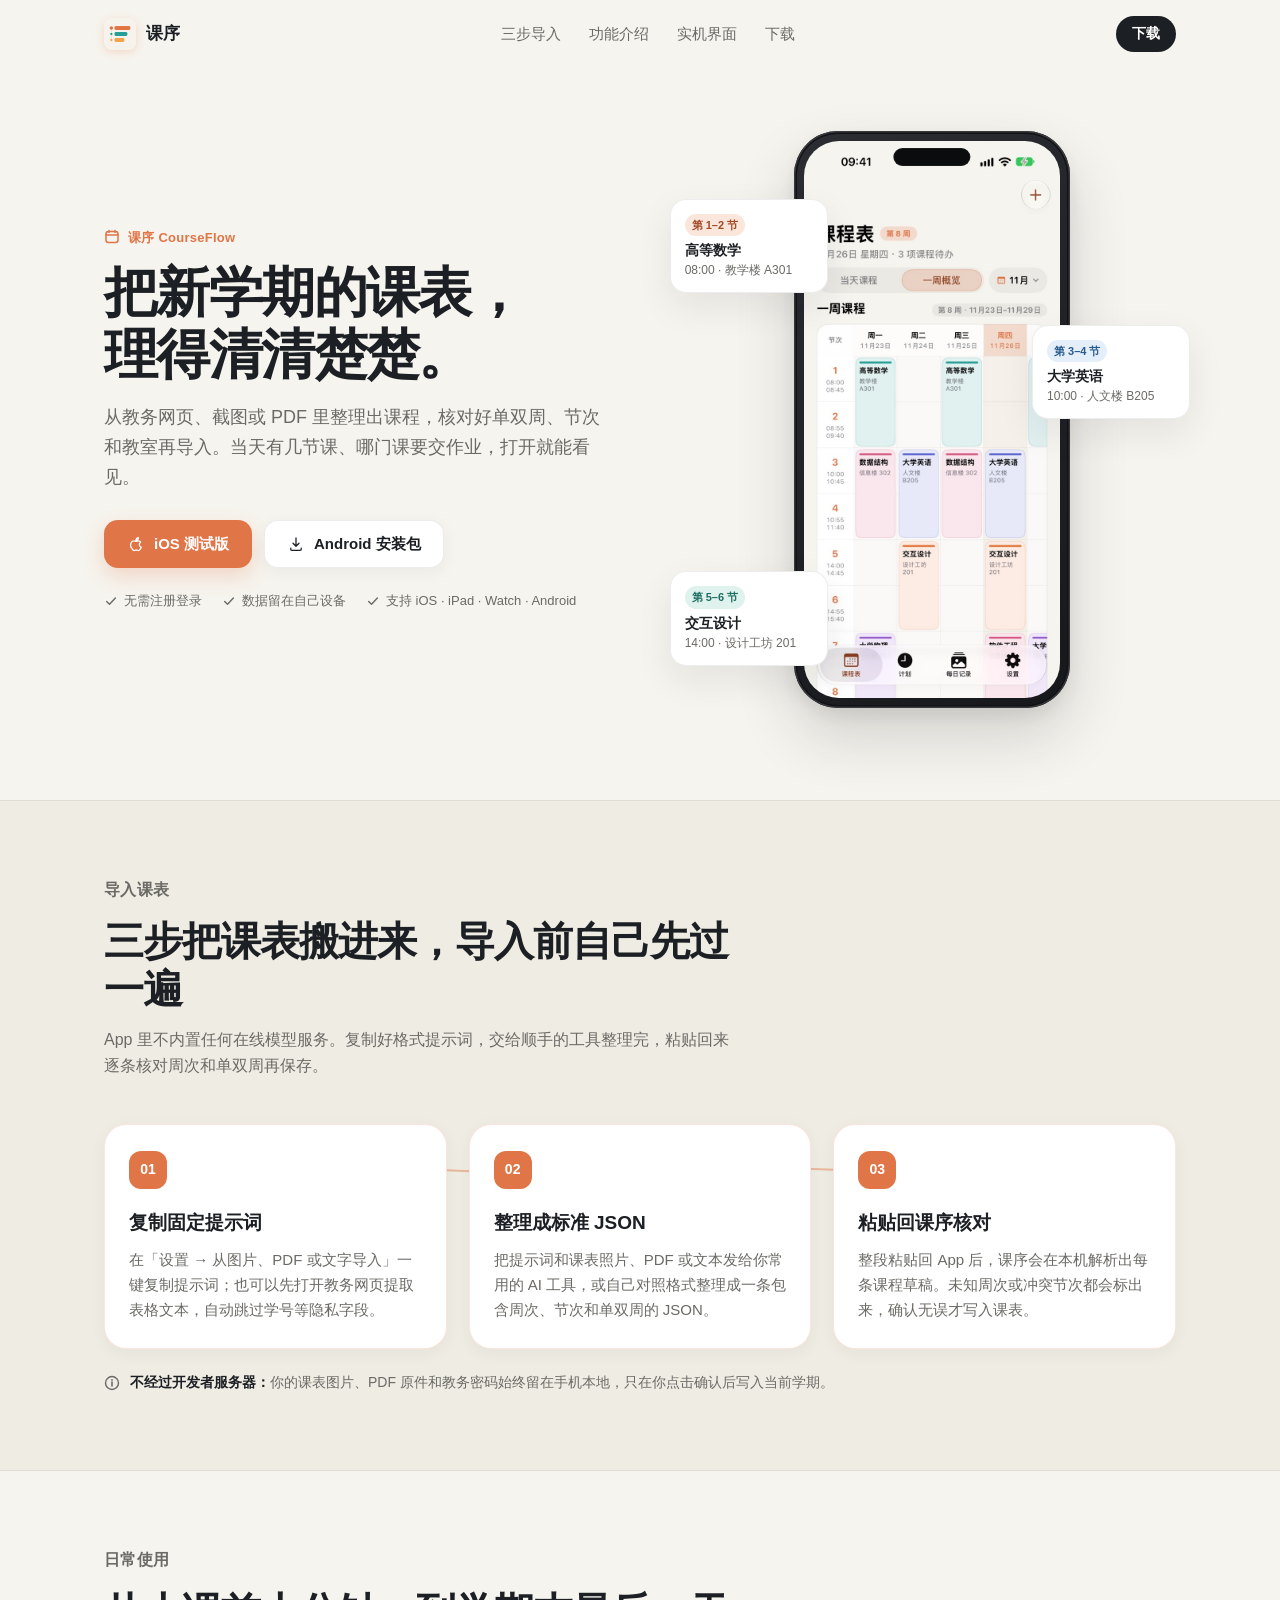
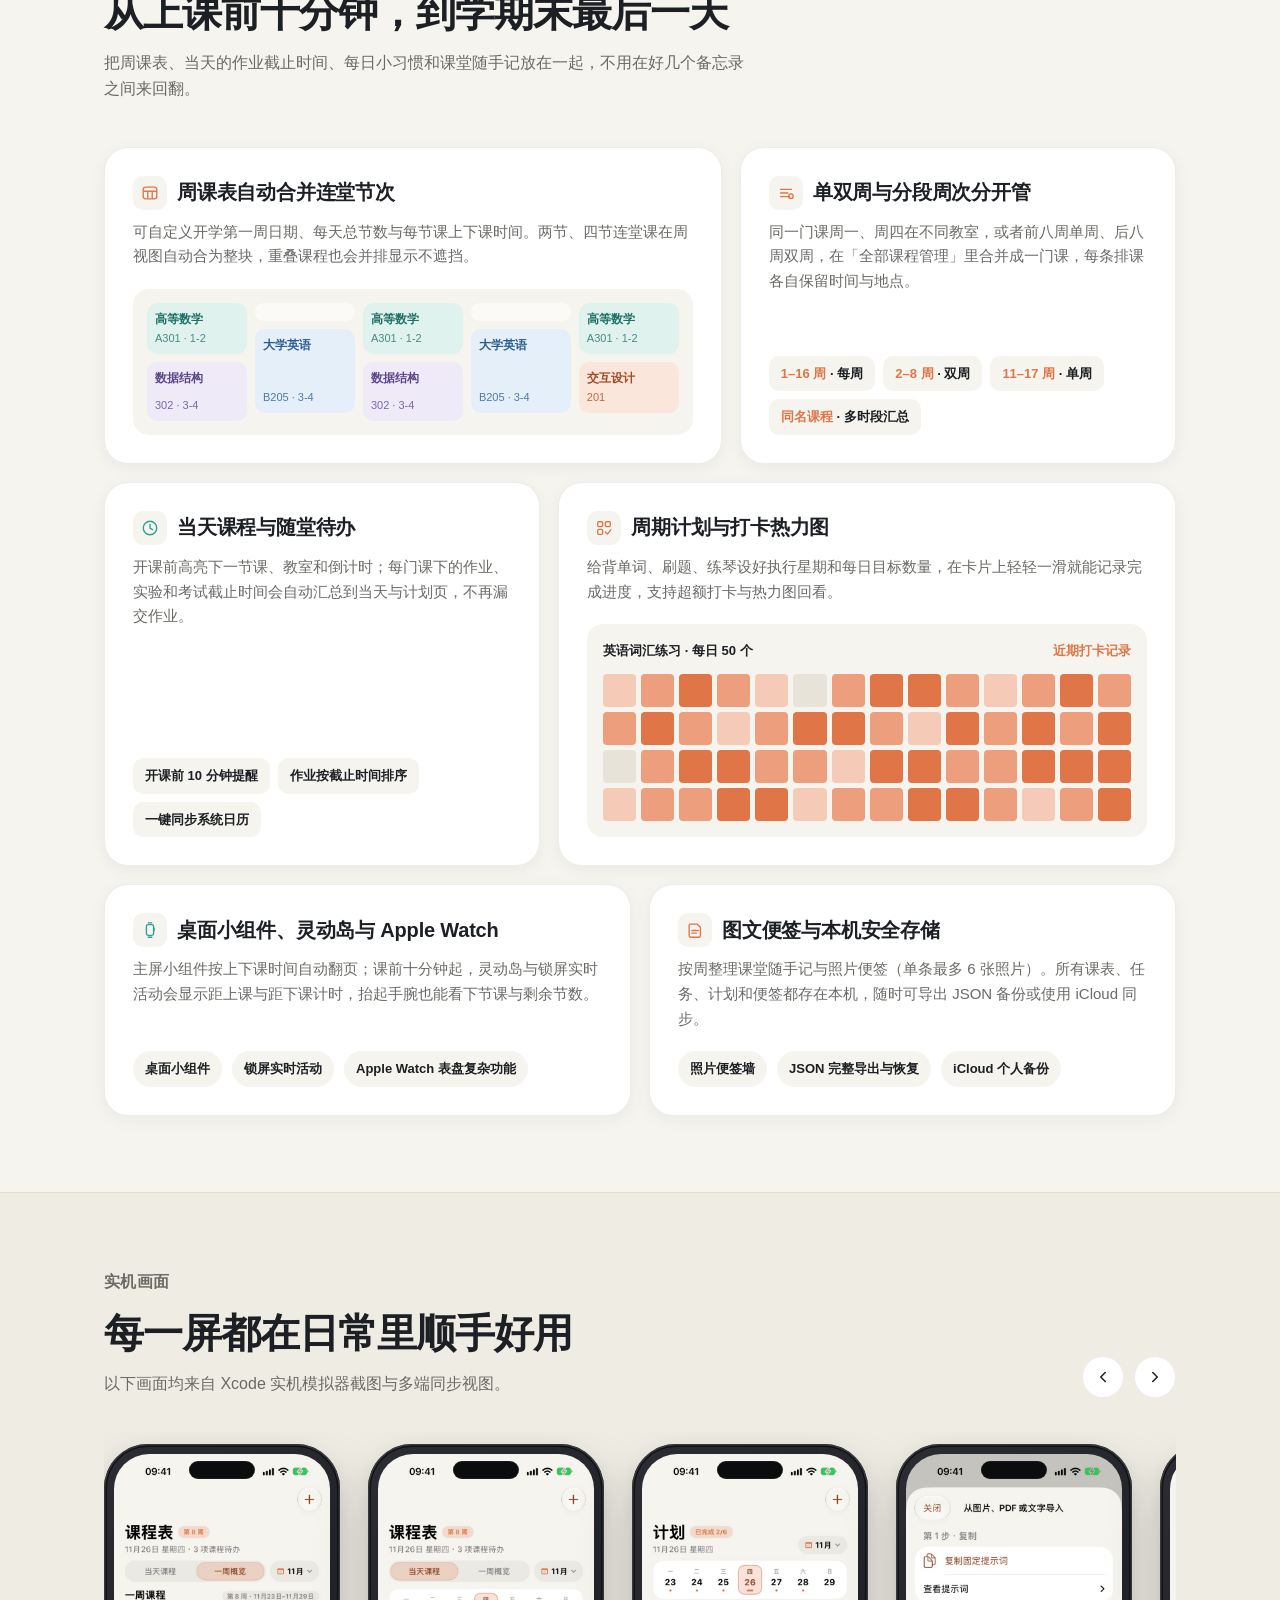
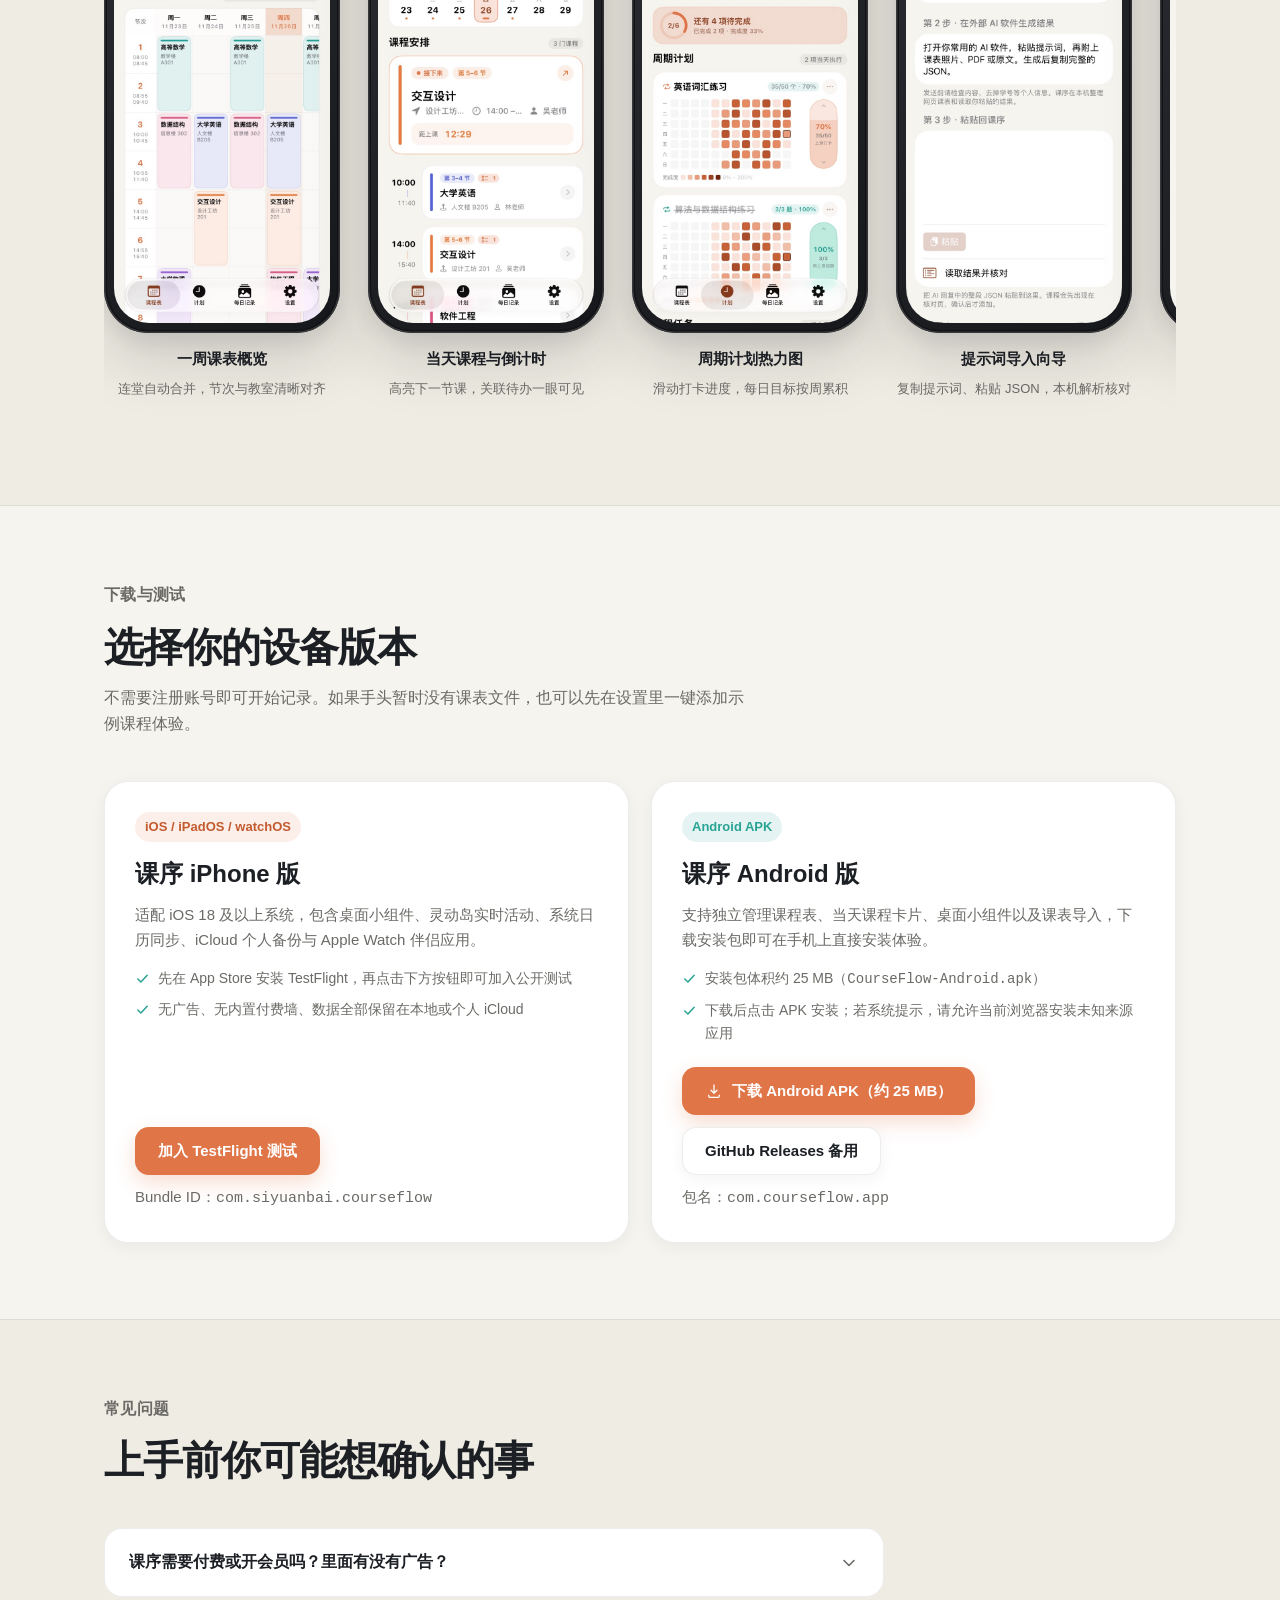
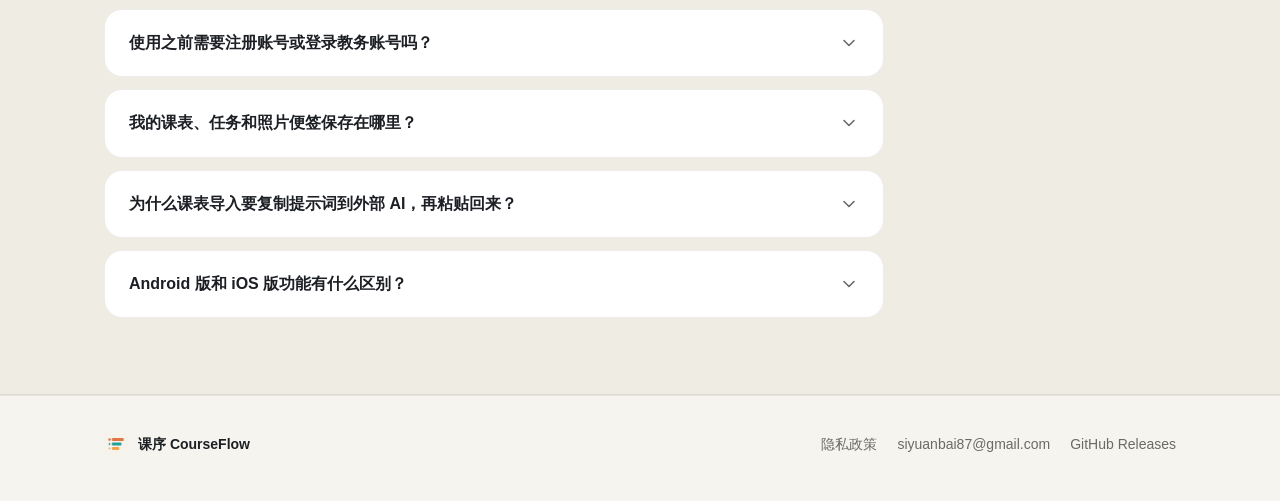
<file: index.html>
<!DOCTYPE html>
<html lang="zh-CN">
<head>
  <meta charset="UTF-8" />
  <meta name="viewport" content="width=device-width, initial-scale=1.0" />
  <title>课序 CourseFlow · 把新学期的课表理得清清楚楚</title>
  <meta name="description" content="课序课程表（CourseFlow）：支持复制提示词整理图片/PDF/教务网页课表，核对单双周与节次后导入；提供当天课程、课程待办、周期计划热力图、桌面小组件与 Apple Watch 支持。" />
  <meta property="og:type" content="website" />
  <meta property="og:title" content="课序 CourseFlow · 课程表、待办与学习计划" />
  <meta property="og:description" content="把分散在教务系统、截图和 PDF 里的课程安排整理成清晰课表，数据保存在本机，支持 iOS、iPadOS、Apple Watch 与 Android。" />
  <meta property="og:image" content="assets/icon.png" />
  <!-- 网站备案通过后可改回 https://courseflow.cn/ -->
  <meta property="og:url" content="https://siyuanbai87-dev.github.io/courseflow-web/" />
  <link rel="icon" type="image/png" href="assets/favicon.png" />
  <link rel="apple-touch-icon" href="assets/apple-touch-icon.png" />
  <link rel="stylesheet" href="styles.css" />
</head>
<body>
  <header class="site-header">
    <div class="container header-inner">
      <a class="brand" href="#">
        <img class="brand-icon" src="assets/icon.png" alt="课序图标" width="32" height="32" />
        <span class="brand-name">课序</span>
      </a>
      <nav class="nav-links" aria-label="主导航">
        <a href="#import">三步导入</a>
        <a href="#features">功能介绍</a>
        <a href="#gallery">实机界面</a>
        <a href="#download">下载</a>
      </nav>
      <a class="nav-cta" href="#download">下载</a>
    </div>
  </header>

  <main>
    <!-- Hero -->
    <section class="hero">
      <div class="container hero-grid">
        <div class="hero-copy" data-stagger>
          <p class="eyebrow" data-reveal>
            <svg width="16" height="16" viewBox="0 0 16 16" fill="none" aria-hidden="true">
              <rect x="2" y="2.5" width="12" height="11" rx="2.5" stroke="currentColor" stroke-width="1.5" />
              <path d="M5 1.5V3.5M11 1.5V3.5M2 6H14" stroke="currentColor" stroke-width="1.5" stroke-linecap="round" />
            </svg>
            课序 CourseFlow
          </p>
          <h1 data-reveal>把新学期的课表，<br />理得清清楚楚。</h1>
          <p class="hero-lead" data-reveal>
            从教务网页、截图或 PDF 里整理出课程，核对好单双周、节次和教室再导入。当天有几节课、哪门课要交作业，打开就能看见。
          </p>
          <div class="hero-actions" data-reveal>
            <a class="btn btn-primary" data-testflight-link>
              <svg width="18" height="18" viewBox="0 0 24 24" fill="none" aria-hidden="true">
                <path d="M16.4 12.7c0-2.1 1.7-3.1 1.8-3.2-1-1.4-2.5-1.6-3-1.7-1.3-.1-2.5.8-3.2.8-.7 0-1.7-.8-2.8-.7-1.4 0-2.7.8-3.5 2.1-1.5 2.6-.4 6.5 1.1 8.6.7 1 1.6 2.2 2.7 2.1 1.1 0 1.5-.7 2.8-.7 1.3 0 1.7.7 2.8.7 1.2 0 1.9-1 2.6-2 .8-1.2 1.2-2.4 1.2-2.4-.1 0-2.5-1-2.5-3.6Z" stroke="currentColor" stroke-width="1.7" stroke-linejoin="round" />
                <path d="M14.3 6.3c.6-.7 1-1.7.9-2.8-.9 0-1.9.6-2.5 1.3-.5.6-1 1.6-.9 2.7 1 .1 1.9-.5 2.5-1.2Z" stroke="currentColor" stroke-width="1.7" stroke-linejoin="round" />
              </svg>
              <span data-tf-label>iOS 测试版</span>
            </a>
            <a class="btn btn-secondary" data-apk-link download="CourseFlow-Android.apk">
              <svg width="18" height="18" viewBox="0 0 24 24" fill="none" aria-hidden="true">
                <path d="M12 4v11m0 0-4-4m4 4 4-4M5 17.5V19a1.5 1.5 0 0 0 1.5 1.5h11A1.5 1.5 0 0 0 19 19v-1.5" stroke="currentColor" stroke-width="1.7" stroke-linecap="round" stroke-linejoin="round" />
              </svg>
              <span>Android 安装包</span>
            </a>
          </div>
          <div class="hero-meta" data-reveal>
            <span>
              <svg width="14" height="14" viewBox="0 0 16 16" fill="none" aria-hidden="true">
                <path d="M3 8.5 6.3 11.8 13 4.5" stroke="currentColor" stroke-width="1.6" stroke-linecap="round" stroke-linejoin="round" />
              </svg>
              无需注册登录
            </span>
            <span>
              <svg width="14" height="14" viewBox="0 0 16 16" fill="none" aria-hidden="true">
                <path d="M3 8.5 6.3 11.8 13 4.5" stroke="currentColor" stroke-width="1.6" stroke-linecap="round" stroke-linejoin="round" />
              </svg>
              数据留在自己设备
            </span>
            <span>
              <svg width="14" height="14" viewBox="0 0 16 16" fill="none" aria-hidden="true">
                <path d="M3 8.5 6.3 11.8 13 4.5" stroke="currentColor" stroke-width="1.6" stroke-linecap="round" stroke-linejoin="round" />
              </svg>
              支持 iOS · iPad · Watch · Android
            </span>
          </div>
        </div>

        <div class="hero-stage">
          <div class="float-chip float-chip--math" aria-hidden="true">
            <span class="float-chip-tag">第 1–2 节</span>
            <strong>高等数学</strong>
            <span class="chip-sub">08:00 · 教学楼 A301</span>
          </div>

          <div class="float-chip float-chip--eng" aria-hidden="true">
            <span class="float-chip-tag">第 3–4 节</span>
            <strong>大学英语</strong>
            <span class="chip-sub">10:00 · 人文楼 B205</span>
          </div>

          <div class="float-chip float-chip--lab" aria-hidden="true">
            <span class="float-chip-tag">第 5–6 节</span>
            <strong>交互设计</strong>
            <span class="chip-sub">14:00 · 设计工坊 201</span>
          </div>

          <div class="hero-parallax">
            <div class="hero-phone-wrap">
              <div class="device-iphone">
                <div class="device-iphone-screen">
                  <img src="assets/shots/week.jpg" alt="课序一周课表界面截图" />
                </div>
              </div>
            </div>
          </div>
        </div>
      </div>
    </section>

    <!-- 3-step Import -->
    <section id="import" class="section section--alt">
      <div class="container">
        <div class="section-head" data-reveal>
          <p class="eyebrow">导入课表</p>
          <h2>三步把课表搬进来，导入前自己先过一遍</h2>
          <p>App 里不内置任何在线模型服务。复制好格式提示词，交给顺手的工具整理完，粘贴回来逐条核对周次和单双周再保存。</p>
        </div>

        <div class="import-wrap">
          <svg class="import-line" viewBox="0 0 800 24" preserveAspectRatio="none" aria-hidden="true">
            <path d="M 10 12 C 180 2, 260 22, 400 12 C 540 2, 620 22, 790 12" />
          </svg>

          <div class="import-grid" data-stagger>
            <article class="step-card" data-reveal>
              <div class="step-num">01</div>
              <h3>复制固定提示词</h3>
              <p>在「设置 → 从图片、PDF 或文字导入」一键复制提示词；也可以先打开教务网页提取表格文本，自动跳过学号等隐私字段。</p>
            </article>

            <article class="step-card" data-reveal>
              <div class="step-num">02</div>
              <h3>整理成标准 JSON</h3>
              <p>把提示词和课表照片、PDF 或文本发给你常用的 AI 工具，或自己对照格式整理成一条包含周次、节次和单双周的 JSON。</p>
            </article>

            <article class="step-card" data-reveal>
              <div class="step-num">03</div>
              <h3>粘贴回课序核对</h3>
              <p>整段粘贴回 App 后，课序会在本机解析出每条课程草稿。未知周次或冲突节次都会标出来，确认无误才写入课表。</p>
            </article>
          </div>
        </div>

        <div class="step-note" data-reveal>
          <svg width="16" height="16" viewBox="0 0 16 16" fill="none" aria-hidden="true">
            <circle cx="8" cy="8" r="6.5" stroke="currentColor" stroke-width="1.4" />
            <path d="M8 7v4M8 4.8v.4" stroke="currentColor" stroke-width="1.6" stroke-linecap="round" />
          </svg>
          <span><strong>不经过开发者服务器：</strong>你的课表图片、PDF 原件和教务密码始终留在手机本地，只在你点击确认后写入当前学期。</span>
        </div>
      </div>
    </section>

    <!-- Features Bento -->
    <section id="features" class="section">
      <div class="container">
        <div class="section-head" data-reveal>
          <p class="eyebrow">日常使用</p>
          <h2>从上课前十分钟，到学期末最后一天</h2>
          <p>把周课表、当天的作业截止时间、每日小习惯和课堂随手记放在一起，不用在好几个备忘录之间来回翻。</p>
        </div>

        <div class="bento-grid" data-stagger>
          <!-- Card 1: Weekly Grid -->
          <article class="bento-card bento-span-7" data-reveal>
            <div>
              <div class="bento-head">
                <span class="bento-icon" aria-hidden="true">
                  <svg width="18" height="18" viewBox="0 0 20 20" fill="none">
                    <rect x="2.5" y="3.5" width="15" height="13" rx="2.5" stroke="currentColor" stroke-width="1.5" />
                    <path d="M2.5 8h15M7.5 8v8.5M12.5 8v8.5" stroke="currentColor" stroke-width="1.5" />
                  </svg>
                </span>
                <h3>周课表自动合并连堂节次</h3>
              </div>
              <p>可自定义开学第一周日期、每天总节数与每节课上下课时间。两节、四节连堂课在周视图自动合为整块，重叠课程也会并排显示不遮挡。</p>
            </div>
            <div class="mini-timetable" aria-hidden="true">
              <div class="mini-cell mini-mint mini-cell--span2">高等数学<span>A301 · 1-2</span></div>
              <div class="mini-cell mini-empty"></div>
              <div class="mini-cell mini-mint mini-cell--span2">高等数学<span>A301 · 1-2</span></div>
              <div class="mini-cell mini-empty"></div>
              <div class="mini-cell mini-mint mini-cell--span2">高等数学<span>A301 · 1-2</span></div>

              <div class="mini-cell mini-blue mini-cell--span2">大学英语<span>B205 · 3-4</span></div>
              <div class="mini-cell mini-blue mini-cell--span2">大学英语<span>B205 · 3-4</span></div>

              <div class="mini-cell mini-lilac mini-cell--span2">数据结构<span>302 · 3-4</span></div>
              <div class="mini-cell mini-lilac mini-cell--span2">数据结构<span>302 · 3-4</span></div>
              <div class="mini-cell mini-peach">交互设计<span>201</span></div>
            </div>
          </article>

          <!-- Card 2: Odd/Even & Split Weeks -->
          <article class="bento-card bento-span-5" data-reveal>
            <div>
              <div class="bento-head">
                <span class="bento-icon" aria-hidden="true">
                  <svg width="18" height="18" viewBox="0 0 20 20" fill="none">
                    <path d="M4 6h12M4 10h8M4 14h10" stroke="currentColor" stroke-width="1.6" stroke-linecap="round" />
                    <circle cx="15.5" cy="13.5" r="2.5" stroke="currentColor" stroke-width="1.5" />
                  </svg>
                </span>
                <h3>单双周与分段周次分开管</h3>
              </div>
              <p>同一门课周一、周四在不同教室，或者前八周单周、后八周双周，在「全部课程管理」里合并成一门课，每条排课各自保留时间与地点。</p>
            </div>
            <div class="week-pills">
              <span class="week-pill"><strong>1–16 周</strong> · 每周</span>
              <span class="week-pill"><strong>2–8 周</strong> · 双周</span>
              <span class="week-pill"><strong>11–17 周</strong> · 单周</span>
              <span class="week-pill"><strong>同名课程</strong> · 多时段汇总</span>
            </div>
          </article>

          <!-- Card 3: Today & Course Tasks -->
          <article class="bento-card bento-span-5" data-reveal>
            <div>
              <div class="bento-head">
                <span class="bento-icon bento-icon--jade" aria-hidden="true">
                  <svg width="18" height="18" viewBox="0 0 20 20" fill="none">
                    <circle cx="10" cy="10" r="7.5" stroke="currentColor" stroke-width="1.5" />
                    <path d="M10 6v4.2l2.8 1.6" stroke="currentColor" stroke-width="1.5" stroke-linecap="round" />
                  </svg>
                </span>
                <h3>当天课程与随堂待办</h3>
              </div>
              <p>开课前高亮下一节课、教室和倒计时；每门课下的作业、实验和考试截止时间会自动汇总到当天与计划页，不再漏交作业。</p>
            </div>
            <div class="week-pills">
              <span class="week-pill">开课前 10 分钟提醒</span>
              <span class="week-pill">作业按截止时间排序</span>
              <span class="week-pill">一键同步系统日历</span>
            </div>
          </article>

          <!-- Card 4: Periodic Plans & Heatmap -->
          <article class="bento-card bento-span-7" data-reveal>
            <div>
              <div class="bento-head">
                <span class="bento-icon" aria-hidden="true">
                  <svg width="18" height="18" viewBox="0 0 20 20" fill="none">
                    <rect x="3" y="3" width="5.5" height="5.5" rx="1.2" stroke="currentColor" stroke-width="1.5" />
                    <rect x="11.5" y="3" width="5.5" height="5.5" rx="1.2" stroke="currentColor" stroke-width="1.5" />
                    <rect x="3" y="11.5" width="5.5" height="5.5" rx="1.2" stroke="currentColor" stroke-width="1.5" />
                    <path d="M11.5 14.5 13.8 16.8 17.5 12" stroke="currentColor" stroke-width="1.5" stroke-linecap="round" stroke-linejoin="round" />
                  </svg>
                </span>
                <h3>周期计划与打卡热力图</h3>
              </div>
              <p>给背单词、刷题、练琴设好执行星期和每日目标数量，在卡片上轻轻一滑就能记录完成进度，支持超额打卡与热力图回看。</p>
            </div>
            <div class="heatmap-box">
              <div class="heatmap-head">
                <strong>英语词汇练习 · 每日 50 个</strong>
                <span>近期打卡记录</span>
              </div>
              <div id="plan-heatmap" class="heatmap-grid" aria-hidden="true"></div>
            </div>
          </article>

          <!-- Card 5: Widgets & Watch -->
          <article class="bento-card bento-span-6" data-reveal>
            <div>
              <div class="bento-head">
                <span class="bento-icon bento-icon--jade" aria-hidden="true">
                  <svg width="18" height="18" viewBox="0 0 20 20" fill="none">
                    <rect x="6" y="4" width="8" height="12" rx="2" stroke="currentColor" stroke-width="1.5" />
                    <path d="M8 2h4M8 18h4M14.5 8v2.5" stroke="currentColor" stroke-width="1.5" stroke-linecap="round" />
                  </svg>
                </span>
                <h3>桌面小组件、灵动岛与 Apple Watch</h3>
              </div>
              <p>主屏小组件按上下课时间自动翻页；课前十分钟起，灵动岛与锁屏实时活动会显示距上课与距下课计时，抬起手腕也能看下节课与剩余节数。</p>
            </div>
            <div class="companion-strip">
              <span class="companion-tag">桌面小组件</span>
              <span class="companion-tag">锁屏实时活动</span>
              <span class="companion-tag">Apple Watch 表盘复杂功能</span>
            </div>
          </article>

          <!-- Card 6: Notes & Local Storage -->
          <article class="bento-card bento-span-6" data-reveal>
            <div>
              <div class="bento-head">
                <span class="bento-icon" aria-hidden="true">
                  <svg width="18" height="18" viewBox="0 0 20 20" fill="none">
                    <path d="M5 3.5h7.5L16 7v9.5a1.5 1.5 0 0 1-1.5 1.5H5A1.5 1.5 0 0 1 3.5 16.5V5A1.5 1.5 0 0 1 5 3.5Z" stroke="currentColor" stroke-width="1.5" stroke-linejoin="round" />
                    <path d="M6.5 10.5h7M6.5 13.5h5" stroke="currentColor" stroke-width="1.5" stroke-linecap="round" />
                  </svg>
                </span>
                <h3>图文便签与本机安全存储</h3>
              </div>
              <p>按周整理课堂随手记与照片便签（单条最多 6 张照片）。所有课表、任务、计划和便签都存在本机，随时可导出 JSON 备份或使用 iCloud 同步。</p>
            </div>
            <div class="companion-strip">
              <span class="companion-tag">照片便签墙</span>
              <span class="companion-tag">JSON 完整导出与恢复</span>
              <span class="companion-tag">iCloud 个人备份</span>
            </div>
          </article>
        </div>
      </div>
    </section>

    <!-- Live Screenshots Gallery -->
    <section id="gallery" class="section section--alt">
      <div class="container">
        <div class="gallery-controls" data-reveal>
          <div class="section-head">
            <p class="eyebrow">实机画面</p>
            <h2>每一屏都在日常里顺手好用</h2>
            <p>以下画面均来自 Xcode 实机模拟器截图与多端同步视图。</p>
          </div>
          <div class="gallery-arrows">
            <button class="arrow-btn" type="button" data-gallery-dir="-1" aria-label="向左滚动截图">
              <svg width="18" height="18" viewBox="0 0 20 20" fill="none" aria-hidden="true">
                <path d="M12.5 5 7.5 10l5 5" stroke="currentColor" stroke-width="1.7" stroke-linecap="round" stroke-linejoin="round" />
              </svg>
            </button>
            <button class="arrow-btn" type="button" data-gallery-dir="1" aria-label="向右滚动截图">
              <svg width="18" height="18" viewBox="0 0 20 20" fill="none" aria-hidden="true">
                <path d="M7.5 5 12.5 10l-5 5" stroke="currentColor" stroke-width="1.7" stroke-linecap="round" stroke-linejoin="round" />
              </svg>
            </button>
          </div>
        </div>

        <div class="gallery-track" data-reveal>
          <figure class="shot-item shot-item--phone">
            <div class="device-iphone">
              <div class="device-iphone-screen">
                <img src="assets/shots/week.jpg" alt="课序一周概览界面" loading="lazy" />
              </div>
            </div>
            <figcaption class="shot-caption">
              <strong>一周课表概览</strong>
              <span>连堂自动合并，节次与教室清晰对齐</span>
            </figcaption>
          </figure>

          <figure class="shot-item shot-item--phone">
            <div class="device-iphone">
              <div class="device-iphone-screen">
                <img src="assets/shots/today.jpg" alt="课序当天课程界面" loading="lazy" />
              </div>
            </div>
            <figcaption class="shot-caption">
              <strong>当天课程与倒计时</strong>
              <span>高亮下一节课，关联待办一眼可见</span>
            </figcaption>
          </figure>

          <figure class="shot-item shot-item--phone">
            <div class="device-iphone">
              <div class="device-iphone-screen">
                <img src="assets/shots/plans.jpg" alt="课序计划与打卡热力图界面" loading="lazy" />
              </div>
            </div>
            <figcaption class="shot-caption">
              <strong>周期计划热力图</strong>
              <span>滑动打卡进度，每日目标按周累积</span>
            </figcaption>
          </figure>

          <figure class="shot-item shot-item--phone">
            <div class="device-iphone">
              <div class="device-iphone-screen">
                <img src="assets/shots/import.jpg" alt="课序三步提示词导入界面" loading="lazy" />
              </div>
            </div>
            <figcaption class="shot-caption">
              <strong>提示词导入向导</strong>
              <span>复制提示词、粘贴 JSON，本机解析核对</span>
            </figcaption>
          </figure>

          <figure class="shot-item shot-item--phone">
            <div class="device-iphone">
              <div class="device-iphone-screen">
                <img src="assets/shots/journal.jpg" alt="课序每日记录便签墙界面" loading="lazy" />
              </div>
            </div>
            <figcaption class="shot-caption">
              <strong>每日记录与便签</strong>
              <span>按教学周归档课堂笔记与生活片段</span>
            </figcaption>
          </figure>

          <figure class="shot-item shot-item--ipad">
            <div class="device-ipad">
              <div class="device-ipad-screen">
                <img src="assets/shots/ipad.jpg" alt="课序 iPad 横向周课表界面" loading="lazy" />
              </div>
            </div>
            <figcaption class="shot-caption">
              <strong>iPad 大屏周视图</strong>
              <span>周一到周日整周铺开查看</span>
            </figcaption>
          </figure>

          <figure class="shot-item shot-item--watch">
            <div class="device-watch">
              <div class="device-watch-screen">
                <img src="assets/shots/watch.jpg" alt="课序 Apple Watch 腕上课表界面" loading="lazy" />
              </div>
            </div>
            <figcaption class="shot-caption">
              <strong>Apple Watch 伴侣</strong>
              <span>抬腕查看当前周次与明日首节课</span>
            </figcaption>
          </figure>
        </div>
      </div>
    </section>

    <!-- Download -->
    <section id="download" class="section">
      <div class="container">
        <div class="section-head" data-reveal>
          <p class="eyebrow">下载与测试</p>
          <h2>选择你的设备版本</h2>
          <p>不需要注册账号即可开始记录。如果手头暂时没有课表文件，也可以先在设置里一键添加示例课程体验。</p>
        </div>

        <div class="download-grid" data-stagger>
          <article class="dl-card" data-reveal>
            <div>
              <span class="dl-platform dl-platform--ios">iOS / iPadOS / watchOS</span>
              <h3>课序 iPhone 版</h3>
              <p>适配 iOS 18 及以上系统，包含桌面小组件、灵动岛实时活动、系统日历同步、iCloud 个人备份与 Apple Watch 伴侣应用。</p>
              <ul class="dl-tips">
                <li>
                  <svg width="15" height="15" viewBox="0 0 16 16" fill="none" aria-hidden="true">
                    <path d="M3 8.5 6.3 11.8 13 4.5" stroke="currentColor" stroke-width="1.6" stroke-linecap="round" stroke-linejoin="round" />
                  </svg>
                  <span>先在 App Store 安装 TestFlight，再点击下方按钮即可加入公开测试</span>
                </li>
                <li>
                  <svg width="15" height="15" viewBox="0 0 16 16" fill="none" aria-hidden="true">
                    <path d="M3 8.5 6.3 11.8 13 4.5" stroke="currentColor" stroke-width="1.6" stroke-linecap="round" stroke-linejoin="round" />
                  </svg>
                  <span>无广告、无内置付费墙、数据全部保留在本地或个人 iCloud</span>
                </li>
              </ul>
            </div>
            <div>
              <div class="dl-actions">
                <a class="btn btn-primary" data-testflight-link>
                  <span data-tf-label>加入 TestFlight 测试</span>
                </a>
              </div>
              <p class="dl-meta" style="margin-top: 10px;">Bundle ID：<code>com.siyuanbai.courseflow</code></p>
            </div>
          </article>

          <article class="dl-card" data-reveal>
            <div>
              <span class="dl-platform dl-platform--android">Android APK</span>
              <h3>课序 Android 版</h3>
              <p>支持独立管理课程表、当天课程卡片、桌面小组件以及课表导入，下载安装包即可在手机上直接安装体验。</p>
              <ul class="dl-tips">
                <li>
                  <svg width="15" height="15" viewBox="0 0 16 16" fill="none" aria-hidden="true">
                    <path d="M3 8.5 6.3 11.8 13 4.5" stroke="currentColor" stroke-width="1.6" stroke-linecap="round" stroke-linejoin="round" />
                  </svg>
                  <span>安装包体积约 25 MB（<code>CourseFlow-Android.apk</code>）</span>
                </li>
                <li>
                  <svg width="15" height="15" viewBox="0 0 16 16" fill="none" aria-hidden="true">
                    <path d="M3 8.5 6.3 11.8 13 4.5" stroke="currentColor" stroke-width="1.6" stroke-linecap="round" stroke-linejoin="round" />
                  </svg>
                  <span>下载后点击 APK 安装；若系统提示，请允许当前浏览器安装未知来源应用</span>
                </li>
              </ul>
            </div>
            <div>
              <div class="dl-actions">
                <a class="btn btn-primary" data-apk-link download="CourseFlow-Android.apk">
                  <svg width="18" height="18" viewBox="0 0 24 24" fill="none" aria-hidden="true">
                    <path d="M12 4v11m0 0-4-4m4 4 4-4M5 17.5V19a1.5 1.5 0 0 0 1.5 1.5h11A1.5 1.5 0 0 0 19 19v-1.5" stroke="currentColor" stroke-width="1.7" stroke-linecap="round" stroke-linejoin="round" />
                  </svg>
                  <span>下载 Android APK（约 25 MB）</span>
                </a>
                <a class="btn btn-secondary" href="https://github.com/siyuanbai87-dev/courseflow-web/releases" target="_blank" rel="noopener">
                  GitHub Releases 备用
                </a>
              </div>
              <p class="dl-meta" style="margin-top: 10px;">包名：<code>com.courseflow.app</code></p>
            </div>
          </article>
        </div>
      </div>
    </section>

    <!-- FAQ -->
    <section id="faq" class="section section--alt">
      <div class="container">
        <div class="section-head" data-reveal>
          <p class="eyebrow">常见问题</p>
          <h2>上手前你可能想确认的事</h2>
        </div>

        <div class="faq-list" data-stagger>
          <details class="faq-item" data-reveal>
            <summary>
              <span>课序需要付费或开会员吗？里面有没有广告？</span>
              <svg class="faq-chevron" viewBox="0 0 20 20" fill="none" aria-hidden="true">
                <path d="M5 7.5 10 12.5l5-5" stroke="currentColor" stroke-width="1.6" stroke-linecap="round" stroke-linejoin="round" />
              </svg>
            </summary>
            <div class="faq-body">
              <div class="faq-body-inner">
                所有课表、待办、周期计划、桌面小组件和 Apple Watch 功能都可以直接使用，目前没有开屏广告，也不设订阅会员。
              </div>
            </div>
          </details>

          <details class="faq-item" data-reveal>
            <summary>
              <span>使用之前需要注册账号或登录教务账号吗？</span>
              <svg class="faq-chevron" viewBox="0 0 20 20" fill="none" aria-hidden="true">
                <path d="M5 7.5 10 12.5l5-5" stroke="currentColor" stroke-width="1.6" stroke-linecap="round" stroke-linejoin="round" />
              </svg>
            </summary>
            <div class="faq-body">
              <div class="faq-body-inner">
                不需要注册「课序」账号。只有在你主动从教务系统网页导入课表时，才会在你本机的内置网页里登录你们学校的系统，登录状态和密码不会离开你的设备。
              </div>
            </div>
          </details>

          <details class="faq-item" data-reveal>
            <summary>
              <span>我的课表、任务和照片便签保存在哪里？</span>
              <svg class="faq-chevron" viewBox="0 0 20 20" fill="none" aria-hidden="true">
                <path d="M5 7.5 10 12.5l5-5" stroke="currentColor" stroke-width="1.6" stroke-linecap="round" stroke-linejoin="round" />
              </svg>
            </summary>
            <div class="faq-body">
              <div class="faq-body-inner">
                全部保存在你的手机本地存储中。你可以在「设置」里导出完整 JSON 备份文件自行保存；在 iOS 端还可以按需开启个人 Apple 账户的 iCloud 备份。
              </div>
            </div>
          </details>

          <details class="faq-item" data-reveal>
            <summary>
              <span>为什么课表导入要复制提示词到外部 AI，再粘贴回来？</span>
              <svg class="faq-chevron" viewBox="0 0 20 20" fill="none" aria-hidden="true">
                <path d="M5 7.5 10 12.5l5-5" stroke="currentColor" stroke-width="1.6" stroke-linecap="round" stroke-linejoin="round" />
              </svg>
            </summary>
            <div class="faq-body">
              <div class="faq-body-inner">
                不同学校的课表截图和 PDF 排版五花八门，把标准 JSON 提示词交给你自己信任和常用的工具处理，既不需要 App 内置模型接口、也不用把你的原图或隐私信息发给开发者服务器；粘贴回课序后再逐条检查周次、节次和单双周，准确率高也更可控。
              </div>
            </div>
          </details>

          <details class="faq-item" data-reveal>
            <summary>
              <span>Android 版和 iOS 版功能有什么区别？</span>
              <svg class="faq-chevron" viewBox="0 0 20 20" fill="none" aria-hidden="true">
                <path d="M5 7.5 10 12.5l5-5" stroke="currentColor" stroke-width="1.6" stroke-linecap="round" stroke-linejoin="round" />
              </svg>
            </summary>
            <div class="faq-body">
              <div class="faq-body-inner">
                两端在核心的周课表、单双周排课和课表导入上思路一致。iOS 版额外依托系统能力提供 iPad 大屏布局、灵动岛实时活动、Apple Watch 伴侣应用与 iCloud 备份；Android 版以轻量的 APK 安装包独立运行，后续也会持续同步完善。
              </div>
            </div>
          </details>
        </div>
      </div>
    </section>
  </main>

  <footer class="site-footer">
    <div class="container footer-inner">
      <div class="footer-brand">
        <img src="assets/icon.png" alt="课序图标" width="24" height="24" />
        <span>课序 CourseFlow</span>
      </div>
      <div class="footer-links">
        <a href="privacy.html">隐私政策</a>
        <a href="mailto:siyuanbai87@gmail.com">siyuanbai87@gmail.com</a>
        <a href="https://github.com/siyuanbai87-dev/courseflow-web/releases" target="_blank" rel="noopener">GitHub Releases</a>
        <!-- 备案通过后填写号码并去掉 hidden -->
        <a id="icp" href="https://beian.miit.gov.cn/" target="_blank" rel="noopener" hidden></a>
      </div>
    </div>
  </footer>

  <script src="main.js" defer></script>
</body>
</html>
</file>
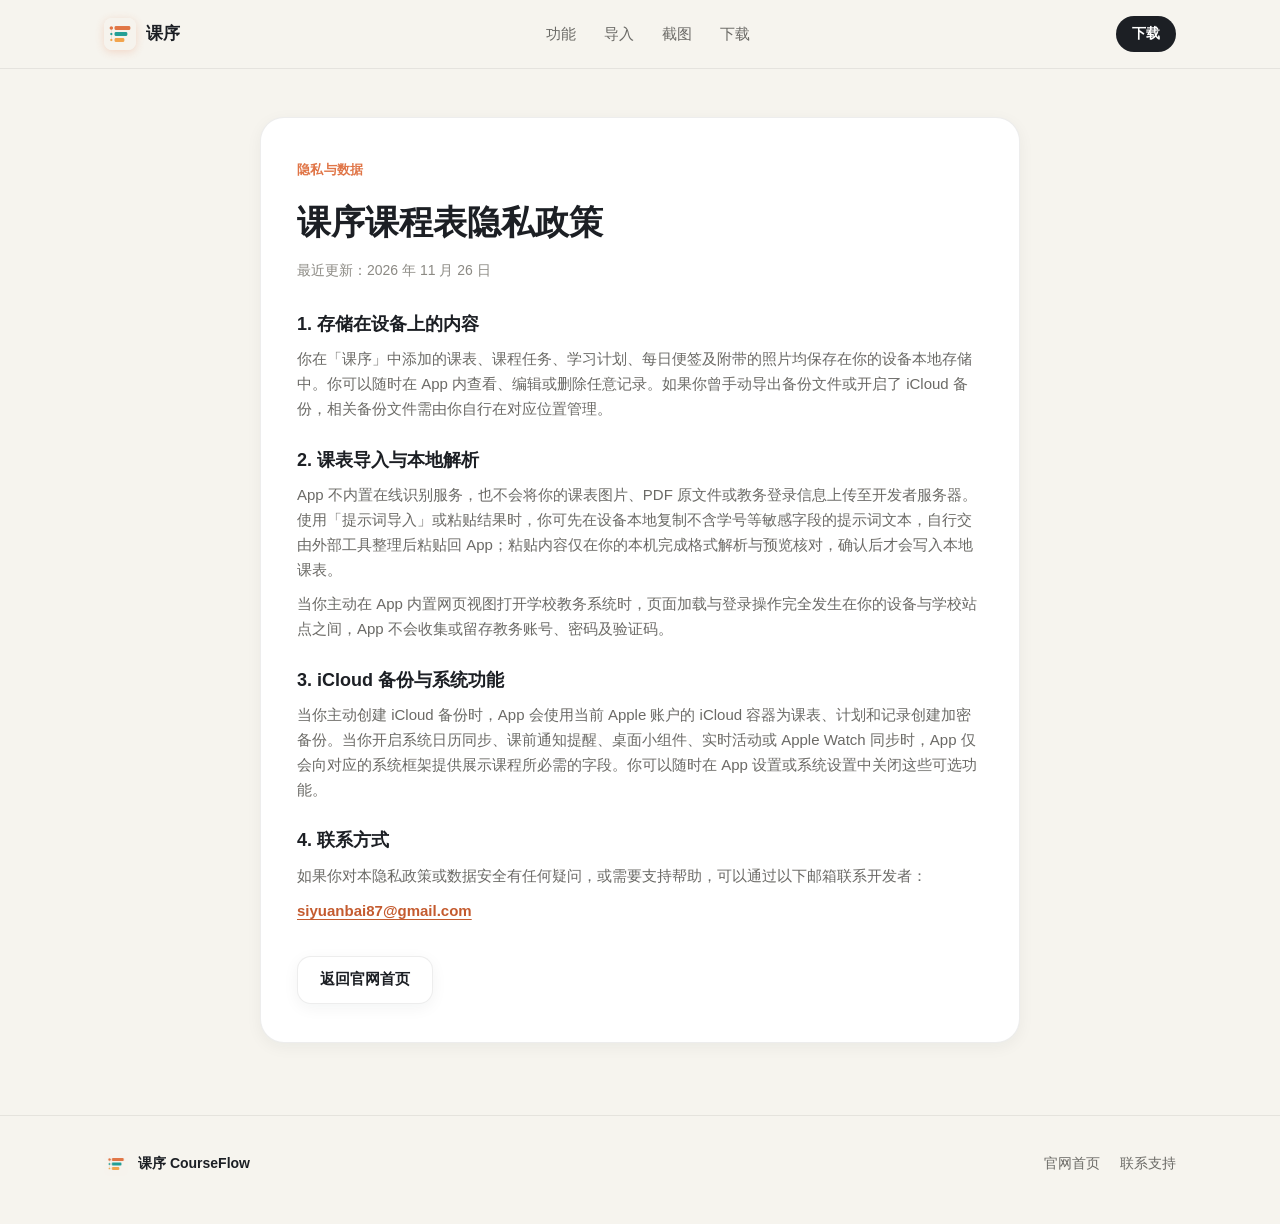
<file: privacy.html>
<!DOCTYPE html>
<html lang="zh-CN">
<head>
  <meta charset="UTF-8" />
  <meta name="viewport" content="width=device-width, initial-scale=1.0" />
  <title>隐私政策 · 课序 CourseFlow</title>
  <meta name="description" content="课序课程表（CourseFlow）隐私政策：数据本地存储、iCloud 备份与外部导入说明。" />
  <link rel="icon" type="image/png" href="assets/favicon.png" />
  <link rel="apple-touch-icon" href="assets/apple-touch-icon.png" />
  <link rel="stylesheet" href="styles.css" />
</head>
<body class="policy-page">
  <header class="site-header is-scrolled">
    <div class="container header-inner">
      <a class="brand" href="index.html">
        <img class="brand-icon" src="assets/icon.png" alt="课序图标" width="32" height="32" />
        <span class="brand-name">课序</span>
      </a>
      <nav class="nav-links" aria-label="主导航">
        <a href="index.html#features">功能</a>
        <a href="index.html#import">导入</a>
        <a href="index.html#gallery">截图</a>
        <a href="index.html#download">下载</a>
      </nav>
      <a class="nav-cta" href="index.html#download">下载</a>
    </div>
  </header>

  <main class="container policy-main">
    <article class="policy-card">
      <p class="eyebrow">隐私与数据</p>
      <h1>课序课程表隐私政策</h1>
      <p class="policy-updated">最近更新：2026 年 11 月 26 日</p>

      <section class="policy-section">
        <h2>1. 存储在设备上的内容</h2>
        <p>你在「课序」中添加的课表、课程任务、学习计划、每日便签及附带的照片均保存在你的设备本地存储中。你可以随时在 App 内查看、编辑或删除任意记录。如果你曾手动导出备份文件或开启了 iCloud 备份，相关备份文件需由你自行在对应位置管理。</p>
      </section>

      <section class="policy-section">
        <h2>2. 课表导入与本地解析</h2>
        <p>App 不内置在线识别服务，也不会将你的课表图片、PDF 原文件或教务登录信息上传至开发者服务器。使用「提示词导入」或粘贴结果时，你可先在设备本地复制不含学号等敏感字段的提示词文本，自行交由外部工具整理后粘贴回 App；粘贴内容仅在你的本机完成格式解析与预览核对，确认后才会写入本地课表。</p>
        <p>当你主动在 App 内置网页视图打开学校教务系统时，页面加载与登录操作完全发生在你的设备与学校站点之间，App 不会收集或留存教务账号、密码及验证码。</p>
      </section>

      <section class="policy-section">
        <h2>3. iCloud 备份与系统功能</h2>
        <p>当你主动创建 iCloud 备份时，App 会使用当前 Apple 账户的 iCloud 容器为课表、计划和记录创建加密备份。当你开启系统日历同步、课前通知提醒、桌面小组件、实时活动或 Apple Watch 同步时，App 仅会向对应的系统框架提供展示课程所必需的字段。你可以随时在 App 设置或系统设置中关闭这些可选功能。</p>
      </section>

      <section class="policy-section">
        <h2>4. 联系方式</h2>
        <p>如果你对本隐私政策或数据安全有任何疑问，或需要支持帮助，可以通过以下邮箱联系开发者：</p>
        <p><a class="inline-link" href="mailto:siyuanbai87@gmail.com">siyuanbai87@gmail.com</a></p>
      </section>

      <div class="policy-actions">
        <a class="btn btn-secondary" href="index.html">返回官网首页</a>
      </div>
    </article>
  </main>

  <footer class="site-footer">
    <div class="container footer-inner">
      <div class="footer-brand">
        <img src="assets/icon.png" alt="课序图标" width="24" height="24" />
        <span>课序 CourseFlow</span>
      </div>
      <div class="footer-links">
        <a href="index.html">官网首页</a>
        <a href="mailto:siyuanbai87@gmail.com">联系支持</a>
        <!-- 备案通过后填写号码并去掉 hidden -->
        <a id="icp" href="https://beian.miit.gov.cn/" target="_blank" rel="noopener" hidden></a>
      </div>
    </div>
  </footer>
</body>
</html>
</file>
<file: styles.css>
:root {
  --bg: #F6F4EE;
  --bg-soft: #EFECE3;
  --card: #FFFFFF;
  --text: #1C1F24;
  --muted: #6B6A66;
  --subtle: #8C8A84;
  --accent: #E07547;
  --accent-deep: #C45B2F;
  --accent-soft: rgba(224, 117, 71, 0.12);
  --jade: #29A394;
  --jade-soft: rgba(41, 163, 148, 0.12);
  --border: rgba(28, 31, 36, 0.08);
  --border-warm: rgba(224, 117, 71, 0.18);
  --shadow-sm: 0 4px 16px rgba(28, 31, 36, 0.05);
  --shadow-md: 0 14px 36px rgba(28, 31, 36, 0.08);
  --shadow-device: 0 28px 60px rgba(28, 31, 36, 0.16), 0 8px 20px rgba(28, 31, 36, 0.08);
  --ease: cubic-bezier(0.2, 0.8, 0.2, 1);

  --course-peach: #FBE6DC;
  --course-peach-ink: #A34A26;
  --course-blue: #E4EFFA;
  --course-blue-ink: #2A5B8C;
  --course-mint: #E0F2ED;
  --course-mint-ink: #1F6F64;
  --course-lilac: #EFEAF8;
  --course-lilac-ink: #5B478A;
  --course-sand: #F7EED7;
  --course-sand-ink: #7F601E;
}

*,
*::before,
*::after {
  box-sizing: border-box;
  margin: 0;
  padding: 0;
}

html {
  scroll-behavior: smooth;
  background: var(--bg);
  color: var(--text);
  -webkit-font-smoothing: antialiased;
}

body {
  font-family: -apple-system, BlinkMacSystemFont, "PingFang SC", "Helvetica Neue", sans-serif;
  background: var(--bg);
  color: var(--text);
  line-height: 1.65;
  overflow-x: hidden;
}

img {
  display: block;
  max-width: 100%;
}

a {
  color: inherit;
  text-decoration: none;
}

button {
  font: inherit;
  color: inherit;
}

.container {
  width: 100%;
  max-width: 1120px;
  margin: 0 auto;
  padding: 0 24px;
}

/* Header */
.site-header {
  position: sticky;
  top: 0;
  z-index: 40;
  background: rgba(246, 244, 238, 0.92);
  border-bottom: 1px solid transparent;
  transition: border-color 240ms var(--ease), background-color 240ms var(--ease);
}

.site-header.is-scrolled {
  border-bottom-color: var(--border);
  background: rgba(246, 244, 238, 0.98);
}

.header-inner {
  height: 68px;
  display: flex;
  align-items: center;
  justify-content: space-between;
  gap: 20px;
}

.brand {
  display: inline-flex;
  align-items: center;
  gap: 10px;
  font-weight: 700;
  font-size: 17px;
  letter-spacing: -0.01em;
}

.brand-icon {
  width: 32px;
  height: 32px;
  border-radius: 8px;
  box-shadow: 0 2px 8px rgba(224, 117, 71, 0.24);
}

.nav-links {
  display: flex;
  align-items: center;
  gap: 28px;
  color: var(--muted);
  font-size: 15px;
  font-weight: 500;
}

.nav-links a {
  transition: color 180ms var(--ease);
}

.nav-links a:hover {
  color: var(--text);
}

.nav-cta {
  display: inline-flex;
  align-items: center;
  justify-content: center;
  height: 36px;
  padding: 0 16px;
  border-radius: 999px;
  background: var(--text);
  color: #FFFFFF;
  font-size: 14px;
  font-weight: 600;
  transition: transform 200ms var(--ease), box-shadow 200ms var(--ease), background-color 200ms var(--ease);
}

.nav-cta:hover {
  background: #2C3037;
  transform: translateY(-1px);
  box-shadow: var(--shadow-sm);
}

/* Shared typography & buttons */
.eyebrow {
  display: inline-flex;
  align-items: center;
  gap: 8px;
  font-size: 13px;
  font-weight: 600;
  color: var(--accent);
  letter-spacing: 0.02em;
  margin-bottom: 14px;
}

.section-head {
  max-width: 640px;
  margin-bottom: 44px;
}

.section-head h2 {
  font-size: clamp(28px, 4vw, 40px);
  font-weight: 700;
  line-height: 1.2;
  letter-spacing: -0.025em;
  margin-bottom: 14px;
}

.section-head p {
  font-size: 16px;
  color: var(--muted);
}

.btn {
  display: inline-flex;
  align-items: center;
  justify-content: center;
  gap: 9px;
  min-height: 48px;
  padding: 0 22px;
  border-radius: 14px;
  font-size: 15px;
  font-weight: 600;
  border: 1px solid transparent;
  cursor: pointer;
  transition: transform 220ms var(--ease), box-shadow 220ms var(--ease), background-color 220ms var(--ease), border-color 220ms var(--ease);
}

.btn:hover:not([aria-disabled="true"]) {
  transform: translateY(-2px);
  box-shadow: var(--shadow-md);
}

.btn-primary {
  background: var(--accent);
  color: #FFFFFF;
  box-shadow: 0 8px 20px rgba(224, 117, 71, 0.24);
}

.btn-primary:hover:not([aria-disabled="true"]) {
  background: var(--accent-deep);
}

.btn-secondary {
  background: var(--card);
  color: var(--text);
  border-color: var(--border);
  box-shadow: var(--shadow-sm);
}

.btn-secondary:hover:not([aria-disabled="true"]) {
  border-color: rgba(28, 31, 36, 0.18);
}

.btn[aria-disabled="true"] {
  background: #ECE9DF;
  color: #84817A;
  border-color: rgba(28, 31, 36, 0.08);
  box-shadow: none;
  cursor: not-allowed;
}

/* Reveal Animations */
[data-reveal] {
  opacity: 0;
  transform: translateY(16px);
  transition: opacity 680ms var(--ease), transform 680ms var(--ease);
}

[data-reveal].is-visible {
  opacity: 1;
  transform: translateY(0);
}

/* Hero */
.hero {
  padding: 46px 0 76px;
}

.hero-grid {
  display: grid;
  grid-template-columns: minmax(0, 1.05fr) minmax(0, 0.95fr);
  align-items: center;
  gap: 44px;
}

.hero-copy h1 {
  font-size: clamp(34px, 5vw, 54px);
  font-weight: 800;
  line-height: 1.14;
  letter-spacing: -0.03em;
  margin-bottom: 18px;
}

.hero-lead {
  font-size: clamp(16px, 1.8vw, 18px);
  color: var(--muted);
  max-width: 500px;
  margin-bottom: 28px;
}

.hero-actions {
  display: flex;
  flex-wrap: wrap;
  gap: 12px;
  margin-bottom: 22px;
}

.hero-meta {
  display: flex;
  flex-wrap: wrap;
  gap: 10px 20px;
  font-size: 13px;
  color: var(--muted);
}

.hero-meta span {
  display: inline-flex;
  align-items: center;
  gap: 6px;
}

.hero-stage {
  position: relative;
  display: flex;
  justify-content: center;
  align-items: center;
  min-height: 540px;
  padding: 16px 0;
}

.hero-phone-wrap {
  width: 276px;
  transform: rotate(-4deg) translateY(24px);
  opacity: 0;
  transition: transform 800ms var(--ease), opacity 800ms var(--ease);
  will-change: transform;
}

.hero-phone-wrap.is-visible {
  transform: rotate(0deg) translateY(0);
  opacity: 1;
}

.hero-parallax {
  will-change: transform;
}

/* Floating course chips */
.float-chip {
  position: absolute;
  background: var(--card);
  border: 1px solid var(--border);
  border-radius: 16px;
  padding: 11px 14px;
  box-shadow: var(--shadow-md);
  min-width: 158px;
  pointer-events: none;
  z-index: 3;
}

.float-chip-tag {
  display: inline-block;
  font-size: 11px;
  font-weight: 600;
  padding: 2px 7px;
  border-radius: 999px;
  margin-bottom: 5px;
}

.float-chip strong {
  display: block;
  font-size: 14px;
  font-weight: 700;
  line-height: 1.3;
}

.float-chip span.chip-sub {
  display: block;
  font-size: 12px;
  color: var(--muted);
  margin-top: 2px;
}

.float-chip--math {
  top: 84px;
  left: -18px;
  animation: float-bob-a 6.8s ease-in-out infinite;
}

.float-chip--math .float-chip-tag {
  background: var(--course-peach);
  color: var(--course-peach-ink);
}

.float-chip--eng {
  right: -14px;
  top: 210px;
  animation: float-bob-b 7.4s ease-in-out infinite;
  animation-delay: -2.2s;
}

.float-chip--eng .float-chip-tag {
  background: var(--course-blue);
  color: var(--course-blue-ink);
}

.float-chip--lab {
  left: -18px;
  bottom: 58px;
  animation: float-bob-c 6.2s ease-in-out infinite;
  animation-delay: -3.8s;
}

.float-chip--lab .float-chip-tag {
  background: var(--course-mint);
  color: var(--course-mint-ink);
}

@keyframes float-bob-a {
  0%, 100% { transform: translateY(0); }
  50% { transform: translateY(-9px); }
}

@keyframes float-bob-b {
  0%, 100% { transform: translateY(0); }
  50% { transform: translateY(8px); }
}

@keyframes float-bob-c {
  0%, 100% { transform: translateY(0); }
  50% { transform: translateY(-7px); }
}

/* CSS Device Frames */
.device-iphone {
  position: relative;
  width: 100%;
  padding: 10px;
  border-radius: 44px;
  background: linear-gradient(145deg, #2B2D33 0%, #17181B 100%);
  box-shadow:
    inset 0 0 0 1.5px rgba(255, 255, 255, 0.16),
    inset 0 0 0 3px #111215,
    var(--shadow-device);
}

.device-iphone::before {
  content: "";
  position: absolute;
  top: 17px;
  left: 50%;
  transform: translateX(-50%);
  width: 28%;
  height: 18px;
  border-radius: 999px;
  background: #0B0C0E;
  z-index: 4;
  box-shadow: inset 0 0 0 1px rgba(255, 255, 255, 0.06);
}

.device-iphone-screen {
  position: relative;
  border-radius: 35px;
  overflow: hidden;
  background: #F6F4EE;
  aspect-ratio: 1206 / 2622;
}

.device-iphone-screen img {
  width: 100%;
  height: 100%;
  object-fit: cover;
}

.device-ipad {
  position: relative;
  width: 100%;
  padding: 12px;
  border-radius: 26px;
  background: linear-gradient(145deg, #2A2C31 0%, #151619 100%);
  box-shadow:
    inset 0 0 0 1.5px rgba(255, 255, 255, 0.15),
    var(--shadow-device);
}

.device-ipad-screen {
  border-radius: 16px;
  overflow: hidden;
  background: #F6F4EE;
  aspect-ratio: 2064 / 2752;
}

.device-ipad-screen img {
  width: 100%;
  height: 100%;
  object-fit: cover;
}

.device-watch {
  position: relative;
  width: 100%;
  padding: 13px;
  border-radius: 38px;
  background: linear-gradient(150deg, #32353C 0%, #17181C 100%);
  box-shadow:
    inset 0 0 0 1.5px rgba(255, 255, 255, 0.16),
    var(--shadow-device);
}

.device-watch::after {
  content: "";
  position: absolute;
  right: -5px;
  top: 28%;
  width: 5px;
  height: 26px;
  border-radius: 0 4px 4px 0;
  background: #2E3138;
}

.device-watch-screen {
  border-radius: 28px;
  overflow: hidden;
  background: #0F1012;
  aspect-ratio: 416 / 496;
}

.device-watch-screen img {
  width: 100%;
  height: 100%;
  object-fit: cover;
}

/* Sections */
.section {
  padding: 76px 0;
}

.section--alt {
  background: var(--bg-soft);
  border-top: 1px solid var(--border);
  border-bottom: 1px solid var(--border);
}

/* Import workflow */
.import-wrap {
  position: relative;
}

.import-line {
  position: absolute;
  top: 34px;
  left: 10%;
  width: 80%;
  height: 24px;
  pointer-events: none;
}

.import-line path {
  fill: none;
  stroke: var(--accent);
  stroke-width: 2;
  stroke-linecap: round;
  stroke-dasharray: 900;
  stroke-dashoffset: 900;
  opacity: 0.45;
  transition: stroke-dashoffset 1100ms var(--ease);
}

.import-wrap.is-drawn .import-line path {
  stroke-dashoffset: 0;
}

.import-grid {
  position: relative;
  display: grid;
  grid-template-columns: repeat(3, minmax(0, 1fr));
  gap: 22px;
}

.step-card {
  background: var(--card);
  border: 1px solid var(--border);
  border-radius: 22px;
  padding: 26px 24px;
  box-shadow: var(--shadow-sm);
  transition: border-color 320ms var(--ease), transform 320ms var(--ease), box-shadow 320ms var(--ease);
}

.step-card.is-lit {
  border-color: var(--border-warm);
}

.step-num {
  width: 38px;
  height: 38px;
  border-radius: 12px;
  background: var(--bg);
  color: var(--muted);
  display: inline-flex;
  align-items: center;
  justify-content: center;
  font-size: 14px;
  font-weight: 700;
  margin-bottom: 18px;
  transition: background-color 360ms var(--ease), color 360ms var(--ease);
}

.step-card.is-lit .step-num {
  background: var(--accent);
  color: #FFFFFF;
}

.step-card h3 {
  font-size: 19px;
  font-weight: 700;
  margin-bottom: 10px;
}

.step-card p {
  font-size: 15px;
  color: var(--muted);
}

.step-note {
  margin-top: 22px;
  display: flex;
  flex-wrap: wrap;
  align-items: center;
  gap: 10px;
  font-size: 14px;
  color: var(--muted);
}

.step-note strong {
  color: var(--text);
  font-weight: 600;
}

/* Irregular Feature Bento */
.bento-grid {
  display: grid;
  grid-template-columns: repeat(12, minmax(0, 1fr));
  gap: 18px;
}

.bento-card {
  background: var(--card);
  border: 1px solid var(--border);
  border-radius: 24px;
  padding: 28px;
  box-shadow: var(--shadow-sm);
  display: flex;
  flex-direction: column;
  justify-content: space-between;
  gap: 20px;
}

.bento-span-7 { grid-column: span 7; }
.bento-span-5 { grid-column: span 5; }
.bento-span-6 { grid-column: span 6; }
.bento-span-4 { grid-column: span 4; }
.bento-span-8 { grid-column: span 8; }

.bento-head {
  display: flex;
  align-items: center;
  gap: 10px;
  margin-bottom: 10px;
}

.bento-icon {
  width: 34px;
  height: 34px;
  border-radius: 10px;
  background: var(--bg);
  color: var(--accent);
  display: inline-flex;
  align-items: center;
  justify-content: center;
  flex-shrink: 0;
}

.bento-icon--jade {
  color: var(--jade);
}

.bento-card h3 {
  font-size: 20px;
  font-weight: 700;
  letter-spacing: -0.01em;
}

.bento-card p {
  font-size: 15px;
  color: var(--muted);
}

/* Mini visual: Timetable grid */
.mini-timetable {
  display: grid;
  grid-template-columns: repeat(5, minmax(0, 1fr));
  gap: 8px;
  padding: 14px;
  border-radius: 16px;
  background: var(--bg);
}

.mini-cell {
  border-radius: 10px;
  padding: 9px 8px;
  font-size: 12px;
  font-weight: 600;
  line-height: 1.3;
  opacity: 0.28;
  transform: scale(0.95);
  transition: opacity 420ms var(--ease), transform 420ms var(--ease);
}

.mini-timetable.is-filled .mini-cell {
  opacity: 1;
  transform: scale(1);
}

.mini-cell--span2 {
  grid-row: span 2;
  display: flex;
  flex-direction: column;
  justify-content: space-between;
}

.mini-cell span {
  display: block;
  font-size: 11px;
  font-weight: 500;
  opacity: 0.78;
  margin-top: 3px;
}

.mini-peach { background: var(--course-peach); color: var(--course-peach-ink); }
.mini-blue { background: var(--course-blue); color: var(--course-blue-ink); }
.mini-mint { background: var(--course-mint); color: var(--course-mint-ink); }
.mini-lilac { background: var(--course-lilac); color: var(--course-lilac-ink); }
.mini-sand { background: var(--course-sand); color: var(--course-sand-ink); }
.mini-empty { background: rgba(255, 255, 255, 0.55); opacity: 1 !important; transform: none !important; }

/* Mini visual: Week rule pills */
.week-pills {
  display: flex;
  flex-wrap: wrap;
  gap: 8px;
}

.week-pill {
  padding: 7px 12px;
  border-radius: 10px;
  background: var(--bg);
  font-size: 13px;
  font-weight: 600;
  color: var(--text);
}

.week-pill strong {
  color: var(--accent);
}

/* Mini visual: Heatmap */
.heatmap-box {
  background: var(--bg);
  border-radius: 16px;
  padding: 16px;
}

.heatmap-head {
  display: flex;
  justify-content: space-between;
  align-items: center;
  font-size: 13px;
  font-weight: 600;
  margin-bottom: 12px;
}

.heatmap-head span {
  color: var(--accent);
}

.heatmap-grid {
  display: grid;
  grid-template-columns: repeat(14, minmax(0, 1fr));
  gap: 5px;
}

.hm-cell {
  aspect-ratio: 1;
  border-radius: 4px;
  background: #E7E3D8;
  transition: background-color 360ms var(--ease), transform 360ms var(--ease);
}

.heatmap-grid.is-filled .hm-cell[data-level="1"] { background: #F5CBB8; }
.heatmap-grid.is-filled .hm-cell[data-level="2"] { background: #ED9F7D; }
.heatmap-grid.is-filled .hm-cell[data-level="3"] { background: var(--accent); }

/* Mini visual: Watch + Widget row */
.companion-strip {
  display: flex;
  flex-wrap: wrap;
  gap: 10px;
}

.companion-tag {
  display: inline-flex;
  align-items: center;
  gap: 6px;
  padding: 7px 12px;
  border-radius: 999px;
  background: var(--bg);
  font-size: 13px;
  font-weight: 600;
  color: var(--text);
}

/* Gallery */
.gallery-controls {
  display: flex;
  align-items: flex-end;
  justify-content: space-between;
  gap: 20px;
  margin-bottom: 34px;
}

.gallery-controls .section-head {
  margin-bottom: 0;
}

.gallery-arrows {
  display: flex;
  gap: 10px;
}

.arrow-btn {
  width: 42px;
  height: 42px;
  border-radius: 50%;
  border: 1px solid var(--border);
  background: var(--card);
  display: inline-flex;
  align-items: center;
  justify-content: center;
  cursor: pointer;
  transition: transform 180ms var(--ease), border-color 180ms var(--ease);
}

.arrow-btn:hover {
  transform: translateY(-1px);
  border-color: rgba(28, 31, 36, 0.2);
}

.gallery-track {
  display: flex;
  align-items: flex-end;
  gap: 28px;
  overflow-x: auto;
  scroll-snap-type: x mandatory;
  padding: 12px 4px 28px;
  scrollbar-width: thin;
  scrollbar-color: rgba(28, 31, 36, 0.2) transparent;
}

.shot-item {
  flex: 0 0 auto;
  scroll-snap-align: start;
  display: flex;
  flex-direction: column;
  align-items: center;
  gap: 14px;
  transition: transform 280ms var(--ease);
}

.shot-item:hover {
  transform: scale(1.02);
}

.shot-item--phone { width: 236px; }
.shot-item--ipad { width: 320px; }
.shot-item--watch { width: 176px; }

.shot-caption {
  text-align: center;
  max-width: 240px;
}

.shot-caption strong {
  display: block;
  font-size: 15px;
  font-weight: 700;
  margin-bottom: 3px;
}

.shot-caption span {
  font-size: 13px;
  color: var(--muted);
}

/* Download Section */
.download-grid {
  display: grid;
  grid-template-columns: repeat(2, minmax(0, 1fr));
  gap: 22px;
}

.dl-card {
  background: var(--card);
  border: 1px solid var(--border);
  border-radius: 24px;
  padding: 30px;
  box-shadow: var(--shadow-sm);
  display: flex;
  flex-direction: column;
  justify-content: space-between;
  gap: 22px;
}

.dl-platform {
  display: inline-flex;
  align-items: center;
  gap: 8px;
  font-size: 13px;
  font-weight: 700;
  padding: 4px 10px;
  border-radius: 999px;
  width: fit-content;
  margin-bottom: 12px;
}

.dl-platform--ios {
  background: var(--accent-soft);
  color: var(--accent-deep);
}

.dl-platform--android {
  background: var(--jade-soft);
  color: var(--jade);
}

.dl-card h3 {
  font-size: 24px;
  font-weight: 700;
  margin-bottom: 10px;
}

.dl-card p {
  font-size: 15px;
  color: var(--muted);
}

.dl-tips {
  list-style: none;
  display: flex;
  flex-direction: column;
  gap: 8px;
  margin-top: 14px;
  font-size: 14px;
  color: var(--muted);
}

.dl-tips li {
  display: flex;
  align-items: flex-start;
  gap: 8px;
}

.dl-tips svg {
  flex-shrink: 0;
  margin-top: 4px;
  color: var(--jade);
}

.dl-actions {
  display: flex;
  flex-wrap: wrap;
  align-items: center;
  gap: 12px;
}

.dl-meta {
  font-size: 13px;
  color: var(--subtle);
}

.inline-link {
  color: var(--accent-deep);
  font-weight: 600;
  text-decoration: underline;
  text-underline-offset: 3px;
}

/* FAQ Accordion */
.faq-list {
  display: flex;
  flex-direction: column;
  gap: 12px;
  max-width: 780px;
}

.faq-item {
  background: var(--card);
  border: 1px solid var(--border);
  border-radius: 18px;
  overflow: hidden;
  transition: border-color 220ms var(--ease);
}

.faq-item[open] {
  border-color: var(--border-warm);
}

.faq-item summary {
  list-style: none;
  cursor: pointer;
  padding: 20px 24px;
  font-size: 16px;
  font-weight: 600;
  display: flex;
  align-items: center;
  justify-content: space-between;
  gap: 16px;
}

.faq-item summary::-webkit-details-marker {
  display: none;
}

.faq-chevron {
  width: 20px;
  height: 20px;
  color: var(--muted);
  transition: transform 280ms var(--ease);
  flex-shrink: 0;
}

.faq-item[open] .faq-chevron {
  transform: rotate(180deg);
  color: var(--accent);
}

.faq-body {
  overflow: hidden;
  transition: height 280ms var(--ease), opacity 240ms var(--ease);
}

.faq-body-inner {
  padding: 0 24px 20px;
  font-size: 15px;
  color: var(--muted);
}

/* Footer */
.site-footer {
  padding: 36px 0 48px;
  border-top: 1px solid var(--border);
  font-size: 14px;
  color: var(--muted);
}

.footer-inner {
  display: flex;
  flex-wrap: wrap;
  align-items: center;
  justify-content: space-between;
  gap: 16px;
}

.footer-brand {
  display: inline-flex;
  align-items: center;
  gap: 10px;
  font-weight: 600;
  color: var(--text);
}

.footer-brand img {
  border-radius: 6px;
}

.footer-links {
  display: flex;
  flex-wrap: wrap;
  align-items: center;
  gap: 20px;
}

.footer-links a:hover {
  color: var(--text);
}

/* Policy Page */
.policy-main {
  padding: 48px 24px 72px;
}

.policy-card {
  max-width: 760px;
  margin: 0 auto;
  background: var(--card);
  border: 1px solid var(--border);
  border-radius: 24px;
  padding: 38px 36px;
  box-shadow: var(--shadow-sm);
}

.policy-card h1 {
  font-size: clamp(26px, 3.6vw, 34px);
  font-weight: 800;
  margin-bottom: 8px;
}

.policy-updated {
  font-size: 14px;
  color: var(--subtle);
  margin-bottom: 28px;
}

.policy-section + .policy-section {
  margin-top: 24px;
}

.policy-section h2 {
  font-size: 18px;
  font-weight: 700;
  margin-bottom: 8px;
}

.policy-section p + p {
  margin-top: 10px;
}

.policy-section p {
  color: var(--muted);
  font-size: 15px;
}

.policy-actions {
  margin-top: 32px;
}

/* Responsive */
@media (max-width: 960px) {
  .hero-grid {
    grid-template-columns: 1fr;
    gap: 32px;
  }

  .hero-stage {
    min-height: 490px;
  }

  .import-grid {
    grid-template-columns: 1fr;
  }

  .import-line {
    display: none;
  }

  .bento-span-7,
  .bento-span-5,
  .bento-span-6,
  .bento-span-4,
  .bento-span-8 {
    grid-column: span 12;
  }

  .download-grid {
    grid-template-columns: 1fr;
  }
}

@media (max-width: 640px) {
  .container {
    padding: 0 18px;
  }

  .nav-links {
    display: none;
  }

  .hero {
    padding: 28px 0 56px;
  }

  .hero-stage {
    min-height: 460px;
  }

  .hero-phone-wrap {
    width: 238px;
  }

  .float-chip {
    display: none;
  }

  .section {
    padding: 56px 0;
  }

  .gallery-controls {
    flex-direction: column;
    align-items: flex-start;
  }

  .policy-card {
    padding: 26px 20px;
  }
}

/* Reduced motion */
@media (prefers-reduced-motion: reduce) {
  html {
    scroll-behavior: auto;
  }

  [data-reveal],
  .hero-phone-wrap {
    opacity: 1 !important;
    transform: none !important;
    transition: none !important;
  }

  .float-chip {
    animation: none !important;
  }

  .import-line path,
  .mini-cell,
  .hm-cell,
  .shot-item,
  .btn,
  .faq-body,
  .faq-chevron {
    transition: none !important;
  }
}
</file>
